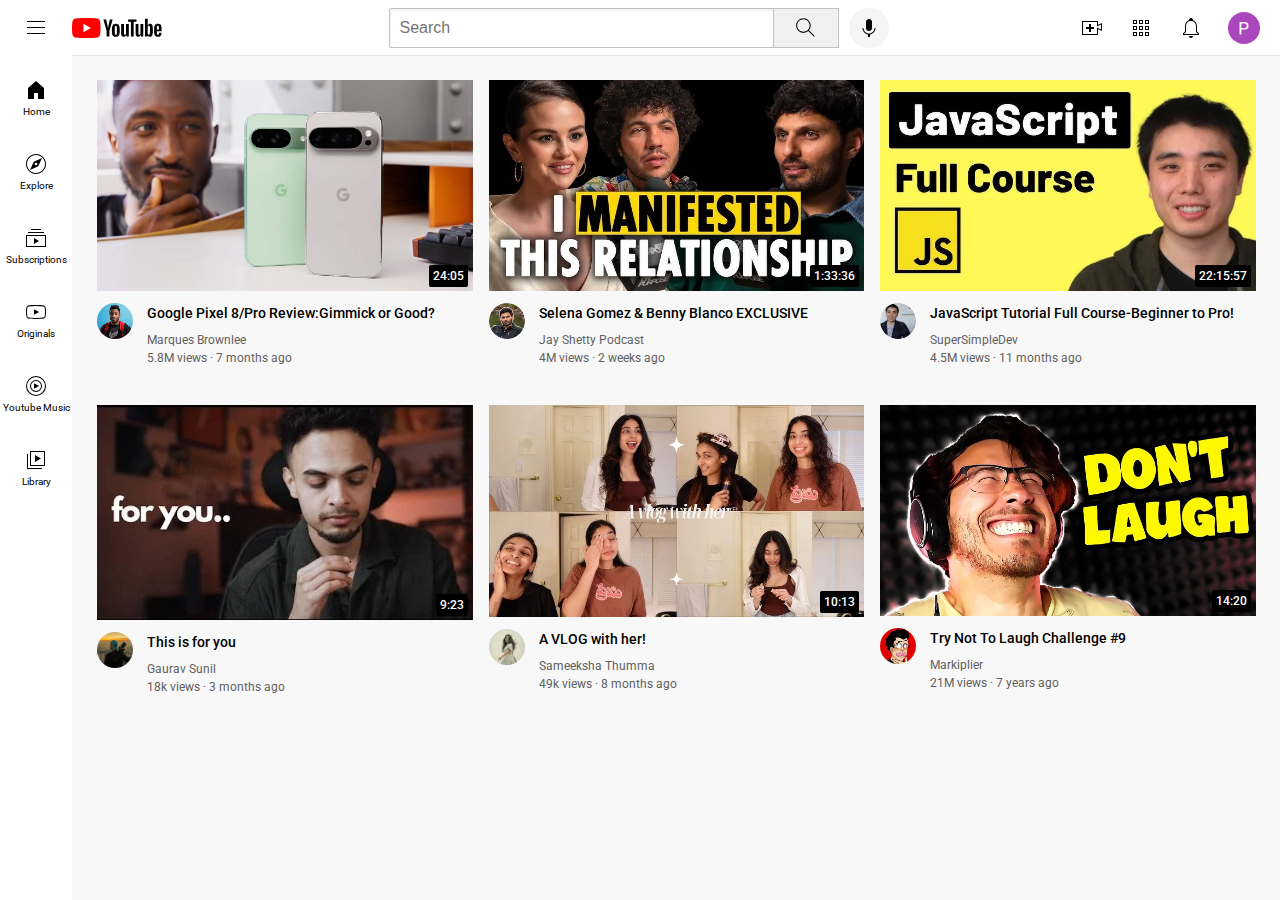
<file: index.html>
<!DOCTYPE html>
 <html>
  <head>
    <title>Youtube.com clone</title>

    <link rel="preconnect" href="https://fonts.googleapis.com">
    <link rel="preconnect" href="https://fonts.gstatic.com" crossorigin>
    <link href="https://fonts.googleapis.com/css2?family=Roboto+Slab:wght@100..900&family=Roboto:ital,wght@0,100..900;1,100..900&display=swap" 
    rel="stylesheet">

    <link rel="stylesheet" href="style/general.css">
    <link rel="stylesheet" href="style/header.css">
    <link rel="stylesheet" href="style/video.css">
    <link rel="stylesheet" href="style/sidebar.css">
  </head> 
 <body>
  <div class="header">
    <div class="left-section">
      <img  class="hamburger-menu" src="icons/hamburger-menu.svg">
      <img class="youtube-logo" src="icons/youtube-logo.svg">
    </div>
    <div class="middle-section">
      <input class="search-bar" type="text" placeholder="Search">
      <button class="search-button">
        <img class="search-icon" src="icons/search.svg">
        <div class="tooltip">Search</div>
      </button>
      <button class="voice-search-button">
        <img class="voice-search-icon" src="icons/voice-search-icon.svg">
        <div class="tooltip">Search with your voice</div>
      </button>
    </div>
    <div class="right-section">
      <div class="upload-icon-container">
        <img class="upload-icon" src="icons/upload.svg">
        <div class="tooltip">Create</div>
      </div>
        <img class="youtube-apps-icon" src="icons/youtube-apps.svg">
  
          <img class="notifications-icon" src="icons/notifications.svg">
                  
        <img class="current-user-picture" src="channel-pics/mychannel.png">
      </div>
    </div>
  </div>
    
  <nav class="sidebar">
    <div class="sidebar-link">
      <img src="icons/home.svg">
      <div>Home</div>
    </div>
    <div class="sidebar-link">
      <img src="icons/explore.svg">
      <div>Explore</div>
    </div>
    <div class="sidebar-link">
      <img src="icons/subscriptions.svg">
      <div>Subscriptions</div>
    </div>
    <div class="sidebar-link">
      <img src="icons/originals.svg">
      <div>Originals</div>
    </div>
    <div class="sidebar-link">
      <img src="icons/youtube-music.svg">
      <div>Youtube Music</div>
    </div>
    <div class="sidebar-link">
      <img src="icons/library.svg">
      <div>Library</div>
    </div>
  </nav>

  <main>
    <section class="video-grid">
      <div class="video-preview">
        <div class="thumbnail-row">
          <img class="thumbnail" src="thumbnails/thumbnail-1.webp">
          <div class="video-time">24:05</div>
        </div>
        <div class="video-info-grid">
          <div class="channel-pic">
            <img class="profile-pic" src="channel-pics/channel-1.jpeg">
          </div>
          <div class="video-info">
            <p class="video-title">
              Google Pixel 8/Pro Review:Gimmick or Good?
            </p>
                  <p class="video-author">
                    Marques Brownlee
                  </p>
                  <p class="video-stats">
                    5.8M views &#183; 7 months ago
                  </p>
          </div>
        </div>
      </div>
  
      <div class="video-preview">
        <div class="thumbnail-row">
          <img class="thumbnail" src="thumbnails/thumbnail-2.webp"> 
          <div class="video-time">1:33:36</div>
        </div>
      <div class="video-info-grid">
        <div class="channel-pic">
          <img class="profile-pic" src="channel-pics/channel-2.jpeg">
        </div>
        <div class="video-info">
          <p class="video-title">
            Selena Gomez & Benny Blanco EXCLUSIVE
          </p>
          <p class="video-author">
            Jay Shetty Podcast
          </p>
          <p class="video-stats">
            4M views &#183; 2 weeks ago
          </p>
        </div>
      </div>
    </div>
  
    <div class="video-preview">
      <div class="thumbnail-row">
        <img class="thumbnail" src="thumbnails/thumbnail-3.webp"> 
        <div class="video-time">22:15:57</div>
      </div>
      <div class="video-info-grid">
        <div class="channel-pic">
          <img class="profile-pic" src="channel-pics/channel-3.jpg">
        </div>
        <div class="video-info">
          <p class="video-title">
            JavaScript Tutorial Full Course-Beginner to Pro!
          </p>
                <p class="video-author">
                  SuperSimpleDev
                </p>
                <p class="video-stats">
                  4.5M views &#183; 11 months ago
                </p>
        </div>
      </div>
    </div>
  
    <div class="video-preview">
      <div class="thumbnail-row">
        <img class="thumbnail" src="thumbnails/thumbnail-4.webp"> 
        <div class="video-time">9:23</div>
      </div>
    <div class="video-info-grid">
      <div class="channel-pic">
        <img class="profile-pic" src="channel-pics/channel-4.jpg">
      </div>
      <div class="video-info">
        <p class="video-title">
          This is for you
        </p>
        <p class="video-author">
          Gaurav Sunil
        </p>
        <p class="video-stats">
          18k views &#183; 3 months ago
        </p>
      </div>
    </div>
  </div>
  
  <div class="video-preview">
    <div class="thumbnail-row">
      <img class="thumbnail" src="thumbnails/thumbnail-5.webp"> 
      <div class="video-time">10:13</div>
    </div>
    <div class="video-info-grid">
      <div class="channel-pic">
        <img class="profile-pic" src="channel-pics/channel-5.jpg">
      </div>
      <div class="video-info">
        <p class="video-title">
          A VLOG with her!
        </p>
              <p class="video-author">
                Sameeksha Thumma
              </p>
              <p class="video-stats">
                49k views &#183; 8 months ago
              </p>
      </div>
    </div>
  </div>
  
  <div class="video-preview">
    <div class="thumbnail-row">
      <img class="thumbnail" src="thumbnails/thumbnail-6.webp"> 
      <div class="video-time">14:20</div>
    </div>
  <div class="video-info-grid">
    <div class="channel-pic">
      <img class="profile-pic" src="channel-pics/channel-6.jpeg">
    </div>
    <div class="video-info">
      <p class="video-title">
        Try Not To Laugh Challenge #9
      </p>
      <p class="video-author">
        Markiplier
      </p>
      <p class="video-stats">
        21M views &#183; 7 years ago
      </p>
    </div>
  </div>
  </div>
  </section>
  </main>  
 </body>
</html>
</file>
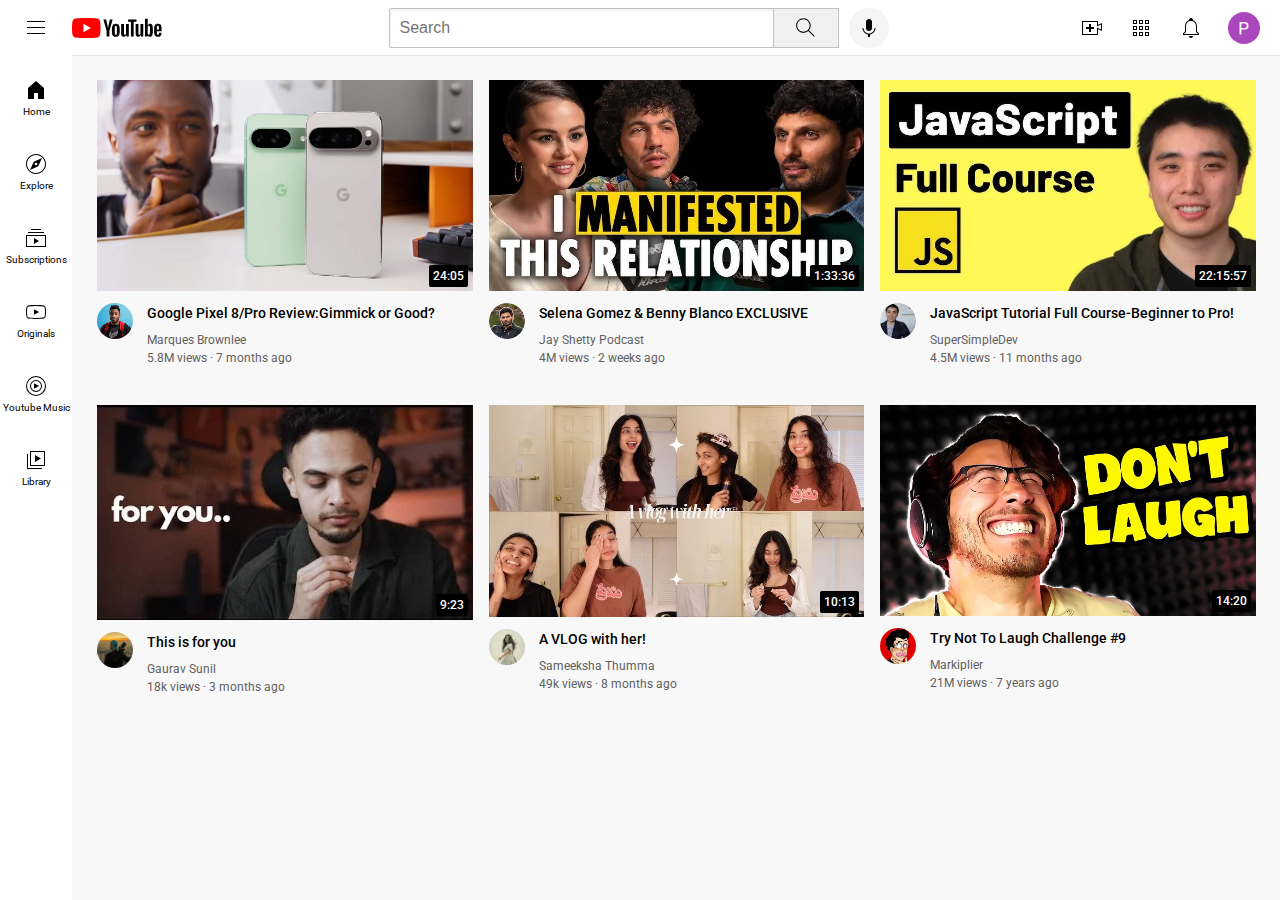
<file: youtube.html>
<!DOCTYPE html>
 <html>
  <head>
    <title>Youtube.com clone</title>

    <link rel="preconnect" href="https://fonts.googleapis.com">
    <link rel="preconnect" href="https://fonts.gstatic.com" crossorigin>
    <link href="https://fonts.googleapis.com/css2?family=Roboto+Slab:wght@100..900&family=Roboto:ital,wght@0,100..900;1,100..900&display=swap" 
    rel="stylesheet">

    <link rel="stylesheet" href="style/general.css">
    <link rel="stylesheet" href="style/header.css">
    <link rel="stylesheet" href="style/video.css">
    <link rel="stylesheet" href="style/sidebar.css">
  </head> 
 <body>
  <div class="header">
    <div class="left-section">
      <img  class="hamburger-menu" src="icons/hamburger-menu.svg">
      <img class="youtube-logo" src="icons/youtube-logo.svg">
    </div>
    <div class="middle-section">
      <input class="search-bar" type="text" placeholder="Search">
      <button class="search-button">
        <img class="search-icon" src="icons/search.svg">
        <div class="tooltip">Search</div>
      </button>
      <button class="voice-search-button">
        <img class="voice-search-icon" src="icons/voice-search-icon.svg">
        <div class="tooltip">Search with your voice</div>
      </button>
    </div>
    <div class="right-section">
      <div class="upload-icon-container">
        <img class="upload-icon" src="icons/upload.svg">
        <div class="tooltip">Create</div>
      </div>
        <img class="youtube-apps-icon" src="icons/youtube-apps.svg">
  
          <img class="notifications-icon" src="icons/notifications.svg">
                  
        <img class="current-user-picture" src="channel-pics/mychannel.png">
      </div>
    </div>
  </div>
    
  <nav class="sidebar">
    <div class="sidebar-link">
      <img src="icons/home.svg">
      <div>Home</div>
    </div>
    <div class="sidebar-link">
      <img src="icons/explore.svg">
      <div>Explore</div>
    </div>
    <div class="sidebar-link">
      <img src="icons/subscriptions.svg">
      <div>Subscriptions</div>
    </div>
    <div class="sidebar-link">
      <img src="icons/originals.svg">
      <div>Originals</div>
    </div>
    <div class="sidebar-link">
      <img src="icons/youtube-music.svg">
      <div>Youtube Music</div>
    </div>
    <div class="sidebar-link">
      <img src="icons/library.svg">
      <div>Library</div>
    </div>
  </nav>

  <main>
    <section class="video-grid">
      <div class="video-preview">
        <div class="thumbnail-row">
          <img class="thumbnail" src="thumbnails/thumbnail-1.webp">
          <div class="video-time">24:05</div>
        </div>
        <div class="video-info-grid">
          <div class="channel-pic">
            <img class="profile-pic" src="channel-pics/channel-1.jpeg">
          </div>
          <div class="video-info">
            <p class="video-title">
              Google Pixel 8/Pro Review:Gimmick or Good?
            </p>
                  <p class="video-author">
                    Marques Brownlee
                  </p>
                  <p class="video-stats">
                    5.8M views &#183; 7 months ago
                  </p>
          </div>
        </div>
      </div>
  
      <div class="video-preview">
        <div class="thumbnail-row">
          <img class="thumbnail" src="thumbnails/thumbnail-2.webp"> 
          <div class="video-time">1:33:36</div>
        </div>
      <div class="video-info-grid">
        <div class="channel-pic">
          <img class="profile-pic" src="channel-pics/channel-2.jpeg">
        </div>
        <div class="video-info">
          <p class="video-title">
            Selena Gomez & Benny Blanco EXCLUSIVE
          </p>
          <p class="video-author">
            Jay Shetty Podcast
          </p>
          <p class="video-stats">
            4M views &#183; 2 weeks ago
          </p>
        </div>
      </div>
    </div>
  
    <div class="video-preview">
      <div class="thumbnail-row">
        <img class="thumbnail" src="thumbnails/thumbnail-3.webp"> 
        <div class="video-time">22:15:57</div>
      </div>
      <div class="video-info-grid">
        <div class="channel-pic">
          <img class="profile-pic" src="channel-pics/channel-3.jpg">
        </div>
        <div class="video-info">
          <p class="video-title">
            JavaScript Tutorial Full Course-Beginner to Pro!
          </p>
                <p class="video-author">
                  SuperSimpleDev
                </p>
                <p class="video-stats">
                  4.5M views &#183; 11 months ago
                </p>
        </div>
      </div>
    </div>
  
    <div class="video-preview">
      <div class="thumbnail-row">
        <img class="thumbnail" src="thumbnails/thumbnail-4.webp"> 
        <div class="video-time">9:23</div>
      </div>
    <div class="video-info-grid">
      <div class="channel-pic">
        <img class="profile-pic" src="channel-pics/channel-4.jpg">
      </div>
      <div class="video-info">
        <p class="video-title">
          This is for you
        </p>
        <p class="video-author">
          Gaurav Sunil
        </p>
        <p class="video-stats">
          18k views &#183; 3 months ago
        </p>
      </div>
    </div>
  </div>
  
  <div class="video-preview">
    <div class="thumbnail-row">
      <img class="thumbnail" src="thumbnails/thumbnail-5.webp"> 
      <div class="video-time">10:13</div>
    </div>
    <div class="video-info-grid">
      <div class="channel-pic">
        <img class="profile-pic" src="channel-pics/channel-5.jpg">
      </div>
      <div class="video-info">
        <p class="video-title">
          A VLOG with her!
        </p>
              <p class="video-author">
                Sameeksha Thumma
              </p>
              <p class="video-stats">
                49k views &#183; 8 months ago
              </p>
      </div>
    </div>
  </div>
  
  <div class="video-preview">
    <div class="thumbnail-row">
      <img class="thumbnail" src="thumbnails/thumbnail-6.webp"> 
      <div class="video-time">14:20</div>
    </div>
  <div class="video-info-grid">
    <div class="channel-pic">
      <img class="profile-pic" src="channel-pics/channel-6.jpeg">
    </div>
    <div class="video-info">
      <p class="video-title">
        Try Not To Laugh Challenge #9
      </p>
      <p class="video-author">
        Markiplier
      </p>
      <p class="video-stats">
        21M views &#183; 7 years ago
      </p>
    </div>
  </div>
  </div>
  </section>
  </main>  
 </body>
</html>
</file>
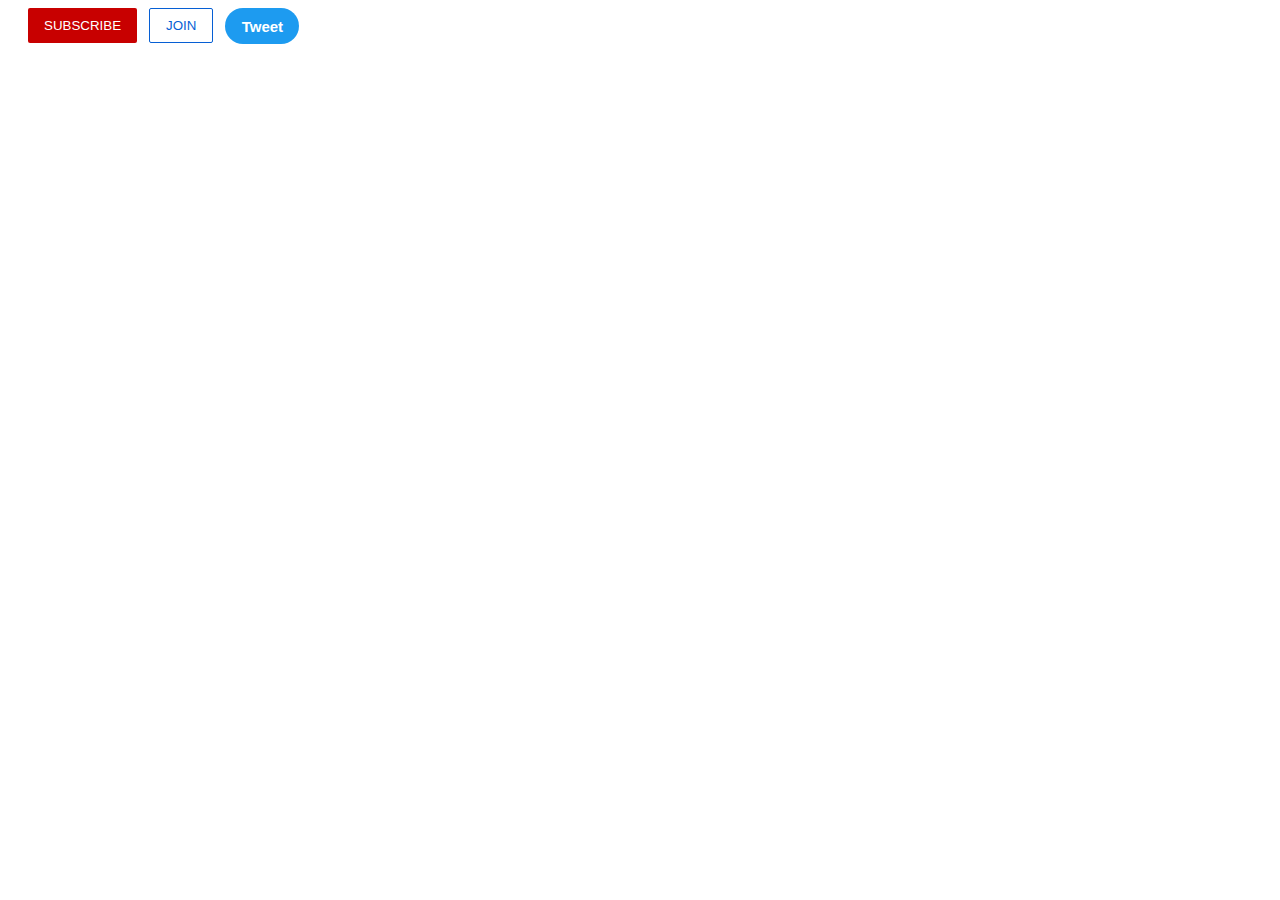
<file: intro-to-html/buttons.html>
<!DOCTYPE html>
<html>
  <head>
    <title>Buttons Practice</title>
    <link rel="stylesheet" href="styles/buttons.css">
  </head>
  <body>
    <button class="subscribe-button">
      SUBSCRIBE
    </button>

    <button class="join-button">
      JOIN
    </button>

    <button class="tweet-button">
      Tweet
    </button>
  </body>
</html>
</file>
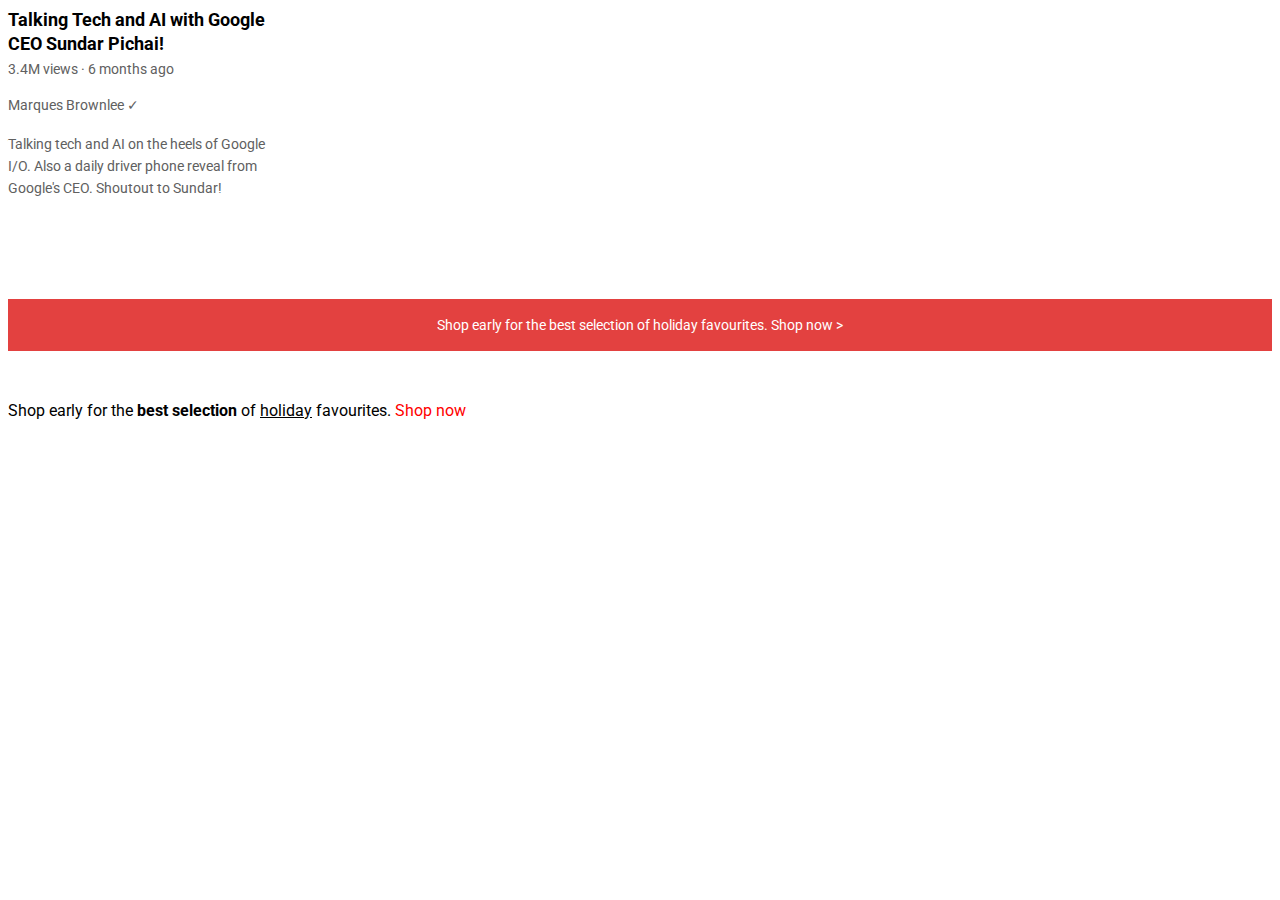
<file: intro-to-html/text.html>
<!DOCTYPE html>
<html>
  <head>
    <title>Text Practice</title>

    <link rel="preconnect" href="https://fonts.googleapis.com">
    <link rel="preconnect" href="https://fonts.gstatic.com" crossorigin>
    <link href="https://fonts.googleapis.com/css2?family=Roboto:wght@400;700&display=swap" rel="stylesheet">

    <link rel="stylesheet" href="styles/text.css">
  </head>
  <body>
    <p class="video-title">
      Talking Tech and AI with Google CEO Sundar Pichai!
    </p>

    <p class="video-stats">
      3.4M views &#183; 6 months ago
    </p>

    <p class="video-author">
      Marques Brownlee &#10003;
    </p>

    <p class="video-description">
      Talking tech and AI on the heels of Google I/O. Also a daily driver phone reveal from Google's CEO. Shoutout to Sundar!
    </p>

    <p class="apple-text">
      Shop early for the best selection of holiday favourites. <span class="shop-link">Shop now &#62;</span>
    </p>

    <p>
      Shop early for the <strong>best selection</strong> of <u>holiday</u> favourites. <span class="span-example">Shop now</span>
    </p>
  </body>
</html>
</file>
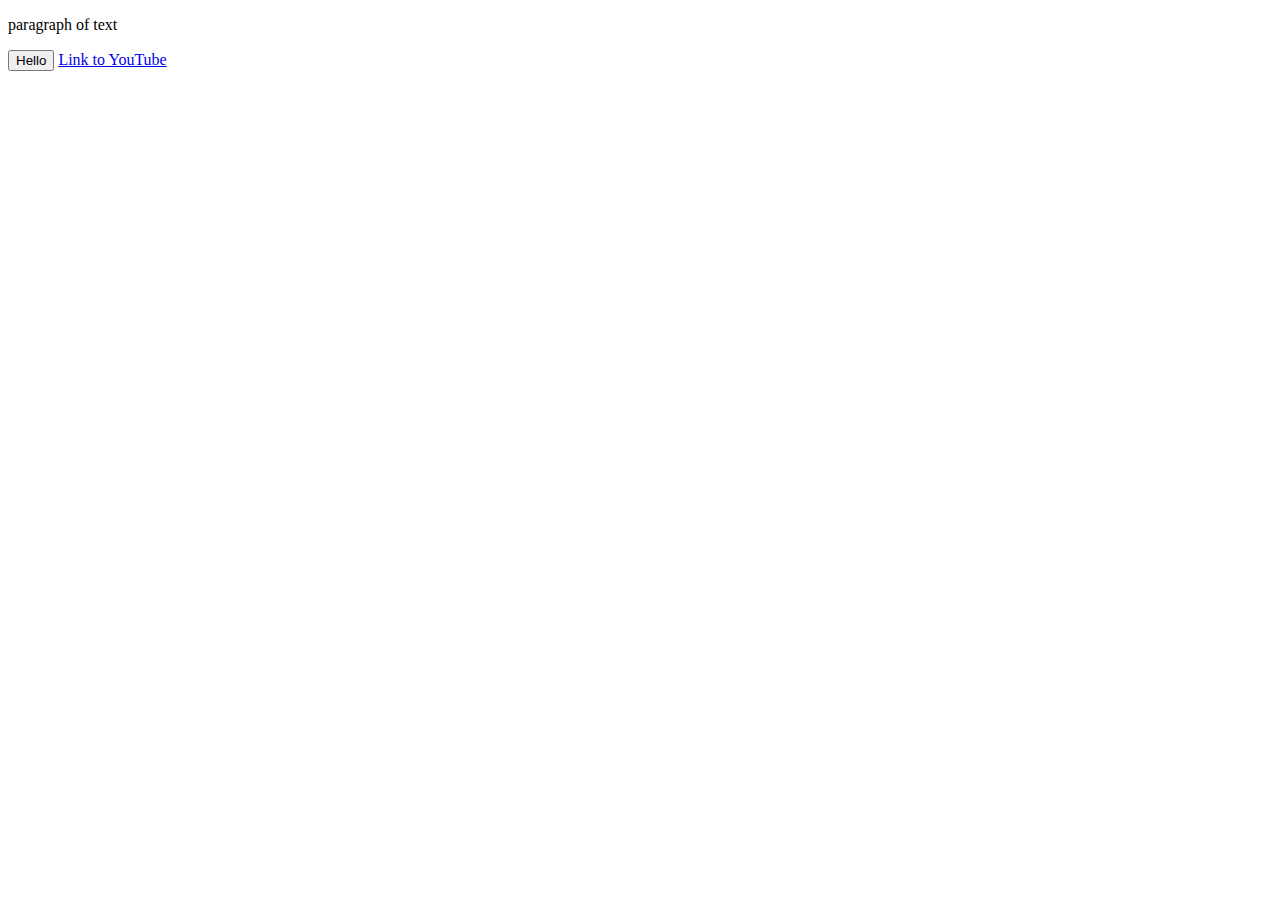
<file: intro-to-html/website.html>
<!DOCTYPE html>
<html>
  <head>
    <title>First Website</title>
  </head>
  <body>
    <p>
      paragraph of text
    </p>

    <button>
      Hello
    </button>

    <a href="https://www.youtube.com/" target="blank">
      Link to YouTube
    </a>
  </body>
</html>
</file>
<file: style/general.css>
p {
  margin-top: 0;
  margin-bottom: 0;
}

body {
  font-family: Roboto, Arial;
  margin: 0;
  padding-top: 80px;
  padding-left: 97px;
  padding-right: 24px;
  background-color: rgb(248,248,248);
}
</file>
<file: style/header.css>
.header {
  height: 55px;

  display: flex;
  flex-direction: row;
  justify-content: space-between;

  position: fixed;
  top: 0;
  left: 0;
  right: 0;
  z-index: 100;

  background-color: white;
  border-bottom-width: 1px;
  border-bottom-style: solid;
  border-bottom-color: rgb(228, 228, 228);
}

.left-section {
  display: flex;
  align-items: center;
}

.hamburger-menu {
  height: 24px;
  margin-left: 24px;
  margin-right: 24px;
}

.youtube-logo {
  height: 20px;
}

.middle-section {
  flex: 1;
  margin-left: 70px;
  margin-right: 35px;
  max-width: 500px;
  display: flex;
  align-items: center;
}

.search-bar {
  flex: 1;
  height: 36px;
  padding-left: 10px;
  font-size: 16px;
  border: 1px solid rgb(192, 192, 192);
  border-radius: 2px;
  box-shadow: inset 1px 2px 3px rgba(0, 0, 0, 0.05);
  width: 0;
}

.search-bar::placeholder {
  font-size: 16px;
}

.search-button {
  height: 40px;
  width: 66px;
  background-color: rgb(240, 240, 240);
  border-width: 1px;
  border-style: solid;
  border-color: rgb(192, 192, 192);
  margin-left: -1px;
  margin-right: 10px;
}

.search-button,
.voice-search-button,
.upload-icon-container {
  display: flex;
  justify-content: center;
  align-items: center;
  position: relative;
}

.search-button .tooltip,
.voice-search-button .tooltip,
.upload-icon-container .tooltip {
  position: absolute;
  background-color: gray;
  color: white;
  padding-top: 4px;
  padding-bottom: 4px;
  padding-left: 8px;
  padding-right: 8px;
  border-radius: 2px;
  font-size: 12px;
  bottom: -30px;
  opacity: 0;
  transition: opacity 0.15s;
  pointer-events: none;
  white-space: nowrap;
}

.search-button:hover .tooltip,
.voice-search-button:hover .tooltip,
.upload-icon-container:hover .tooltip {
  opacity: 1;
}

.search-icon {
  height: 25px;
}

.voice-search-button {
  height: 40px;
  width: 40px;
  border-radius: 20px;
  border: none;
  background-color: rgb(245, 245, 245);
}

.voice-search-icon {
  height: 24px;
}

.right-section {
  width: 180px;
  margin-right: 20px;
  display: flex;
  align-items: center;
  justify-content: space-between;
  flex-shrink: 0;
}

.upload-icon {
  height: 24px;
}

.youtube-apps-icon {
  height: 24px;
}

.notifications-icon {
  height: 24px;
}

.current-user-picture {
  height: 32px;
  border-radius: 16px;
}
</file>
<file: style/video.css>
.thumbnail {
  width: 100%;
}

.video-title {
  margin-top: 0;
  font-size: 14px;
  font-weight: 500;
  line-height: 20px;
  margin-bottom: 10px;
}

.video-info-grid {
  display: grid;
  grid-template-columns: 50px 1fr;
}

.profile-pic {
  width: 36px;
  border-radius: 50px;
}

.thumbnail-row {
  margin-bottom: 8px;
  position: relative;
}

.video-author,
.video-stats {
  font-size: 12px;
  color: rgb(96, 96, 96);
}

.video-author {
  margin-bottom: 4px;
}

.video-grid {
  display: grid;
  grid-template-columns: 1fr 1fr 1fr;
  column-gap: 16px;
  row-gap: 40px;
}

@media(max-width:750px){
  .video-grid{
    grid-template-columns: 1fr 1fr;
  }
}

@media(min-width:751px) and (max-width:999px){
  .video-grid{
    grid-template-columns: 1fr 1fr 1fr;
  }
}
.video-time{
  background-color: black;
  color: white;
  font-family: Roboto,Arial;
  font-size: 12px;
  font-weight: 500;
  padding-left: 4px;
  padding-right: 4px;
  padding-top: 4px;
  padding-bottom: 4px;
  border-radius: 2px;
  position: absolute;
  bottom: 8px;
  right: 5px;
}
</file>
<file: style/sidebar.css>
.sidebar {
  position: fixed;
  left: 0;
  bottom: 0;
  top: 55px;
  background-color: white;
  width: 72px;
  z-index: 200;
  padding-top: 5px;
}

.sidebar-link {
  height: 74px;
  display: flex;
  justify-content: center;
  align-items: center;
  flex-direction: column;
  cursor: pointer;
}

.sidebar-link:hover {
  background-color: rgb(235, 235, 235);
}

.sidebar-link img {
  height: 24px;
  margin-bottom: 4px;
}

.sidebar-link div {
  font-size: 10px;
}
</file>
<file: intro-to-html/styles/buttons.css>
.subscribe-button {
  background-color: rgb(200, 0, 0);
  color: white;
  border: none;
  border-radius: 2px;
  cursor: pointer;
  margin-right: 8px;
  margin-left: 20px;
  padding-top: 10px;
  padding-bottom: 10px;
  padding-left: 16px;
  padding-right: 16px;
  transition: opacity 0.15s;
  vertical-align: top;
}

.subscribe-button:hover {
  opacity: 0.8;
}

.subscribe-button:active {
  opacity: 0.5;
}

.join-button {
  background-color: white;
  border-color: rgb(6, 95, 212);
  border-style: solid;
  border-width: 1px;
  color: rgb(6, 95, 212);
  border-radius: 2px;
  cursor: pointer;
  padding-top: 9px;
  padding-bottom: 9px;
  padding-left: 16px;
  padding-right: 16px;

  transition: background-color 0.15s,
    color 0.15s;
}

.join-button:hover {
  background-color: rgb(6, 95, 212);
  color: white;
}

.join-button:active {
  opacity: 0.7;
}

.tweet-button {
  background-color: rgb(29, 155, 240);
  color: white;
  border: none;
  height: 36px;
  width: 74px;
  border-radius: 8px;
  border-radius: 18px;
  font-weight: bold;
  font-size: 15px;
  cursor: pointer;
  margin-left: 8px;
  transition: box-shadow 0.15s;
  vertical-align: top;
}

.tweet-button:hover {
  box-shadow: 5px 5px 10px rgba(0, 0, 0, 0.15);
}
</file>
<file: intro-to-html/styles/text.css>
p {
  font-family: Roboto;
  margin-top: 0;
  margin-bottom: 0;
}

.video-stats {
  font-size: 14px;
  color: rgb(96, 96, 96);
  margin-bottom: 20px;
}

.video-title {
  font-weight: bold;
  font-size: 18px;
  width: 280px;
  line-height: 24px;
  margin-bottom: 5px;
}

.video-author {
  font-size: 14px;
  color: rgb(96, 96, 96);
  margin-bottom: 20px;
}

.video-description {
  font-size: 14px;
  color: rgb(96, 96, 96);
  width: 280px;
  line-height: 22px;
  margin-bottom: 100px;
}

.apple-text {
  margin-bottom: 50px;
  font-size: 14px;
  background-color: rgb(227, 65, 64);
  color: white;
  text-align: center;
  padding-top: 18px;
  padding-bottom: 18px;
}

.span-example {
  color: red;
}

.span-example:hover {
  text-decoration: underline;
}

.shop-link {
  cursor: pointer;
}

.shop-link:hover {
  text-decoration: underline;
}
</file>
